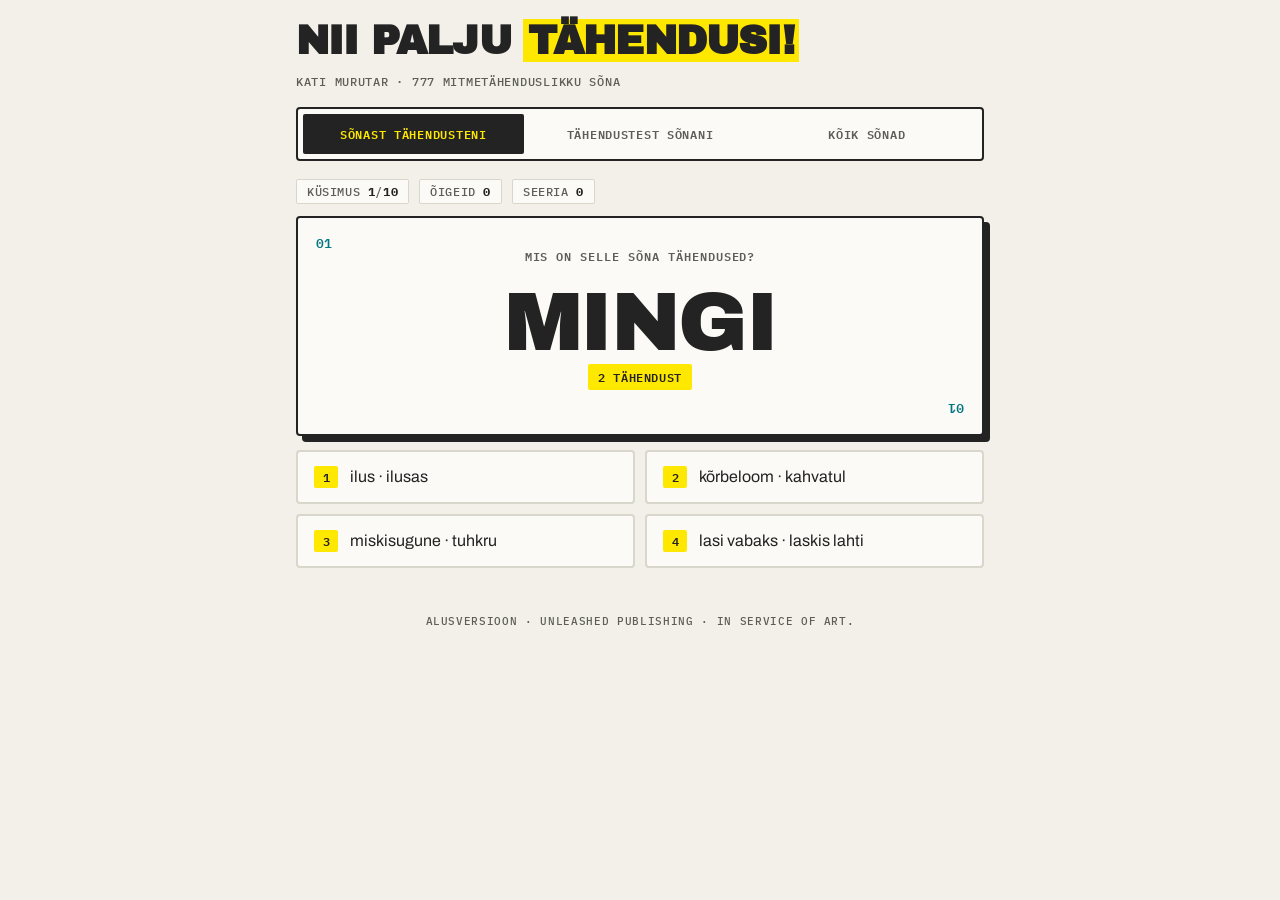
<file: index.html>
<!DOCTYPE html>
<html lang="et">
<head>
<meta charset="utf-8">
<meta name="viewport" content="width=device-width, initial-scale=1">
<title>Nii palju tähendusi!</title>
<link rel="preconnect" href="https://fonts.googleapis.com">
<link rel="preconnect" href="https://fonts.gstatic.com" crossorigin>
<link href="https://fonts.googleapis.com/css2?family=Archivo+Black&family=Archivo:wght@400;600;700&family=IBM+Plex+Mono:wght@500;600&display=swap" rel="stylesheet">
<link rel="stylesheet" href="css/style.css">
</head>
<body>
<div class="wrap">
  <header>
    <h1>Nii palju <em>tähendusi!</em></h1>
    <span class="byline">Kati Murutar · <span id="total"></span> mitmetähenduslikku sõna</span>
  </header>

  <nav class="tabs" role="tablist" aria-label="Mänguviis">
    <button class="tab" role="tab" id="tab-w2m" aria-selected="true">Sõnast tähendusteni</button>
    <button class="tab" role="tab" id="tab-m2w" aria-selected="false">Tähendustest sõnani</button>
    <button class="tab" role="tab" id="tab-list" aria-selected="false">Kõik sõnad</button>
  </nav>

  <section id="game">
    <div class="status" aria-live="polite">
      <span class="pill">Küsimus <b id="qn">1</b>/<b id="qt">10</b></span>
      <span class="pill">Õigeid <b id="sc">0</b></span>
      <span class="pill">Seeria <b id="st">0</b></span>
    </div>
    <div style="height:12px"></div>
    <div class="cardbox" id="card">
      <span class="corner tl" id="ctl">NPT</span>
      <span class="corner br" id="cbr">NPT</span>
      <div class="prompt" id="prompt"></div>
      <div id="face"></div>
    </div>
    <div style="height:14px"></div>
    <div class="opts" id="opts"></div>
    <div class="feedback" id="fb" aria-live="polite"></div>
    <div class="row"><button class="btn" id="next" hidden>Järgmine</button></div>
  </section>

  <section id="end" class="end" hidden>
    <div class="prompt">Voor läbi</div>
    <div class="score" id="final">0/10</div>
    <div id="verdict"></div>
    <div class="row">
      <button class="btn" id="again">Uus voor</button>
      <button class="btn ghost" id="switch">Vaheta mänguviisi</button>
    </div>
  </section>

  <section id="browse" hidden>
    <label for="q" class="prompt" style="display:block;text-align:left;margin-bottom:6px">Otsi sõna või tähendust</label>
    <input id="q" class="search" type="search" placeholder="näiteks: pea, tagatis, kehaosa" autocomplete="off">
    <div style="height:12px"></div>
    <div class="list" id="list"></div>
  </section>

  <footer>Alusversioon · Unleashed Publishing · In service of art.</footer>
</div>

<script src="data/words.js"></script>
<script src="js/app.js"></script>
</body>
</html>
</file>
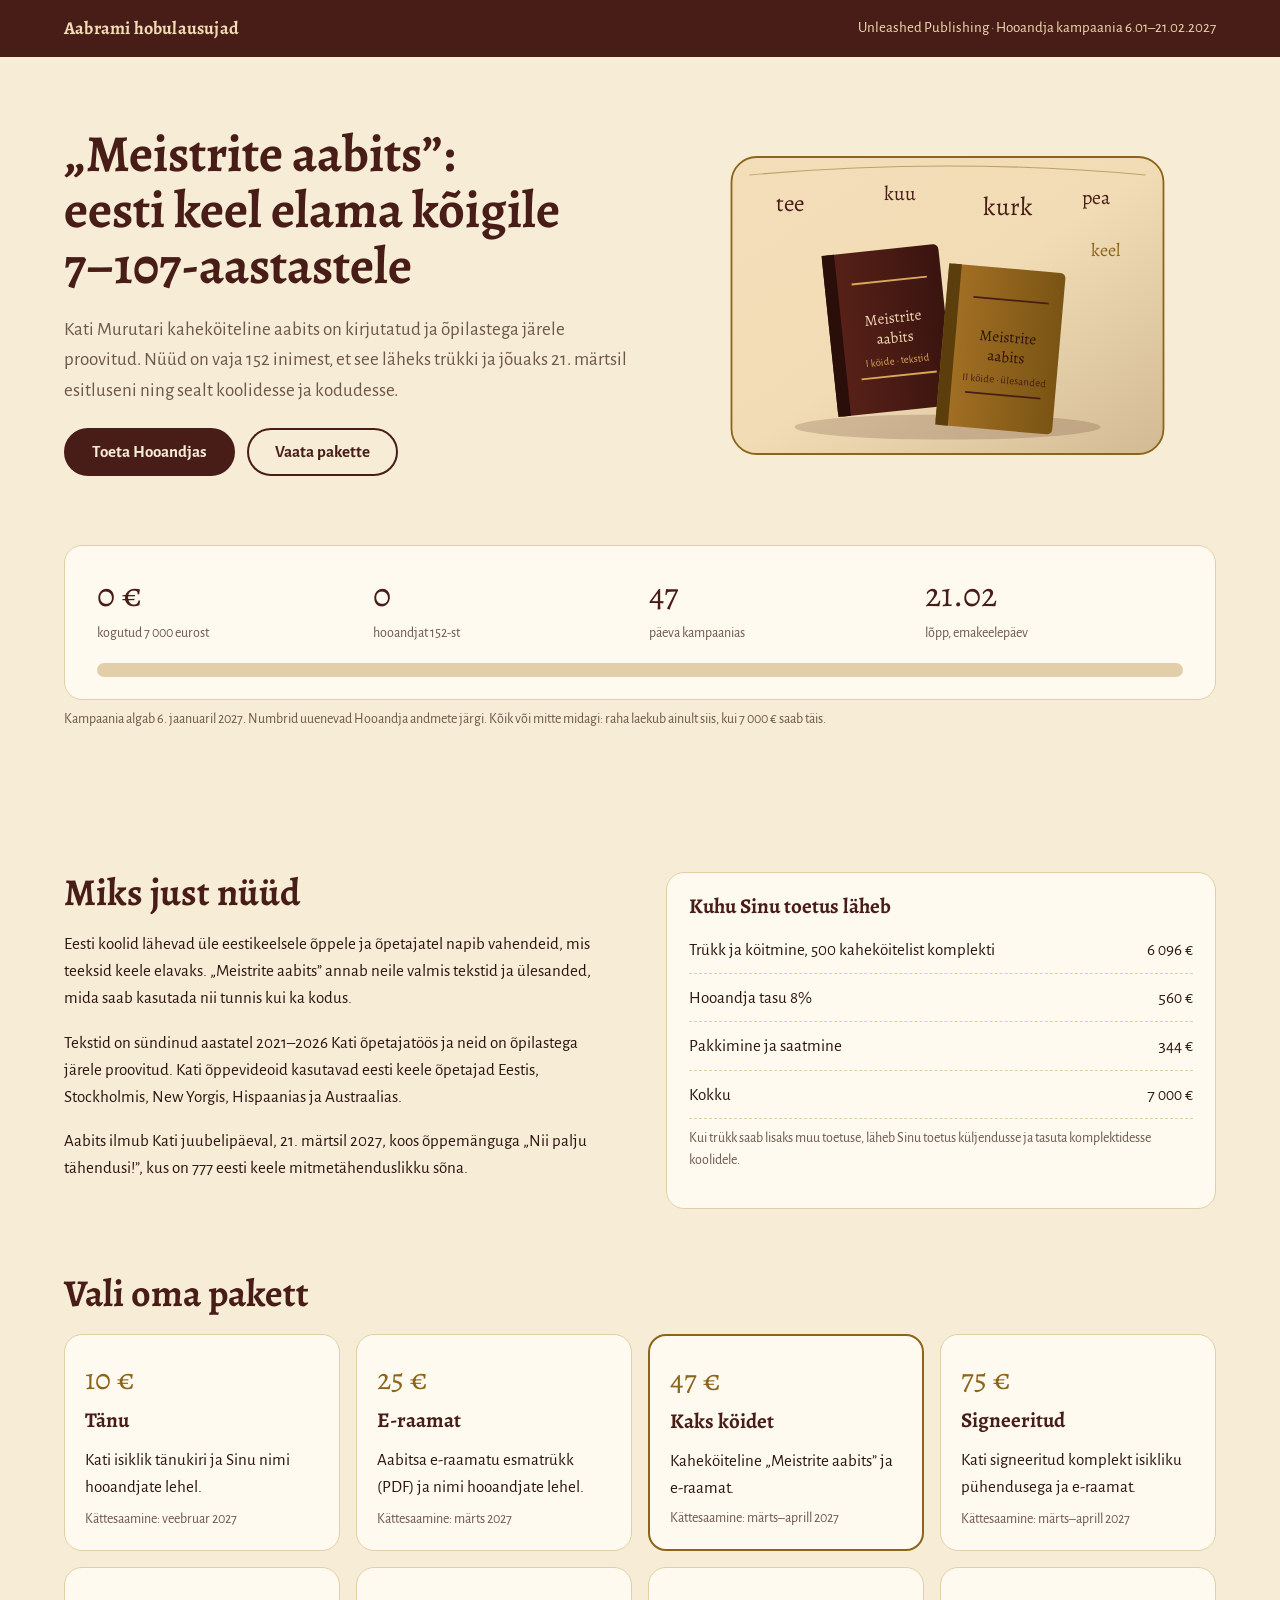
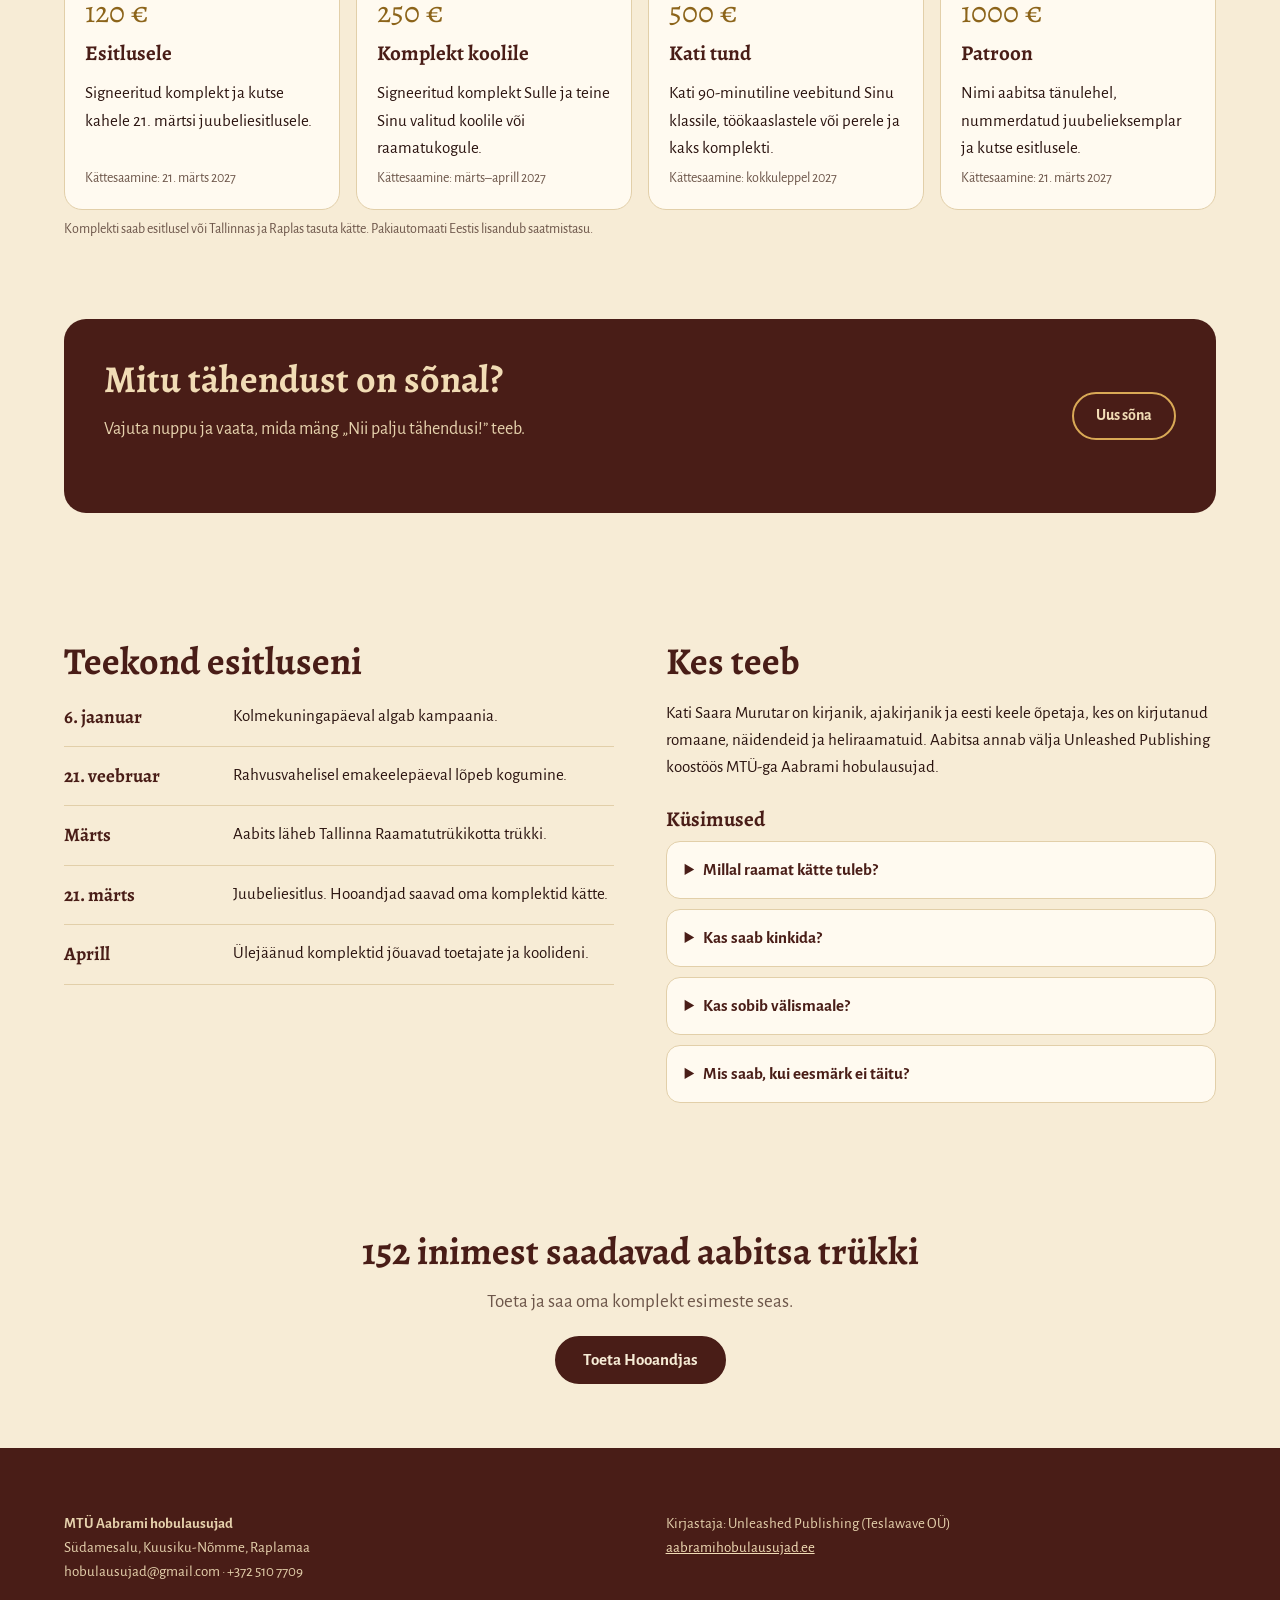
<file: hooandja-kampaania/maandumisleht.html>
<!DOCTYPE html>
<html lang="et">
<head>
<meta charset="utf-8">
<meta name="viewport" content="width=device-width, initial-scale=1">
<title>Meistrite aabits Hooandjas</title>
<link rel="preconnect" href="https://fonts.googleapis.com">
<link href="https://fonts.googleapis.com/css2?family=Alegreya:wght@500;700&family=Alegreya+Sans:wght@400;500;700&display=swap" rel="stylesheet">
<style>
/*
VOICE: warm, bookish, a teacher's invitation; few hues, fine detail
IDEA: a parchment page from an old primer, like the Aabrami hobulausujad scroll
PICTURE: two volumes of the aabits on parchment with multi-meaning words rising from them
COLOUR and TYPE: deep brown #491D17, ochre #A67225, parchment #F1DCB5; Alegreya + Alegreya Sans
LAYOUT: hero with picture, progress, story, rewards grid, timeline, FAQ, footer
*/
:root{color-scheme:light dark;
--bg:light-dark(#f7ecd6,#1c1614);--paper:light-dark(#fffaf0,#2a201c);--ink:light-dark(#2b1410,#f3e4c8);
--brown:light-dark(#491d17,#e6c99a);--ochre:light-dark(#8c641a,#d9a956);--muted:light-dark(#6d564a,#c2ad92);
--line:light-dark(#e2cfa9,#4a3a30);--deep:#491d17}
:root[data-theme=light]{color-scheme:light}:root[data-theme=dark]{color-scheme:dark}
*{box-sizing:border-box;min-width:0}
body{margin:0;background:var(--bg);color:var(--ink);font:17px/1.6 "Alegreya Sans",Trebuchet MS,sans-serif;overflow-x:clip}
h1,h2,h3{font-family:Alegreya,Georgia,serif;color:var(--brown);line-height:1.08;text-wrap:balance;margin:0 0 .4em}
h1{font-size:clamp(34px,5vw,52px)}h2{font-size:clamp(28px,3.4vw,38px)}h3{font-size:21px}
a{color:var(--ochre)}
.wrap{max-width:1180px;margin:0 auto}
.band{padding:clamp(32px,5vw,72px) max(5vw,16px)}
.top{display:flex;justify-content:space-between;align-items:center;gap:12px;flex-wrap:wrap;padding:14px max(5vw,16px);background:var(--deep);color:#f1dcb5;font-size:15px}
.top b{font-family:Alegreya,serif;font-size:18px;letter-spacing:.2px}
.hero{display:grid;grid-template-columns:minmax(0,1.05fr) minmax(0,1fr);gap:clamp(20px,4vw,56px);align-items:center}
.lead{font-size:19px;color:var(--muted);max-width:34em}
.cta{display:inline-flex;align-items:center;justify-content:center;min-height:48px;padding:0 26px;border-radius:999px;background:var(--deep);color:#f7ecd6;font-weight:700;text-decoration:none;border:2px solid var(--deep)}
.cta:hover,.cta:focus-visible{background:#6a2a20;outline:3px solid var(--ochre);outline-offset:2px}
.cta.ghost{background:transparent;color:var(--brown);border-color:var(--brown)}
.ctas{display:flex;gap:12px;flex-wrap:wrap;margin-top:22px}
.fig{position:relative;min-height:360px}
.fig svg{position:absolute;inset:0;width:100%;height:100%}
.meter{background:var(--paper);border:1px solid var(--line);border-radius:18px;padding:22px clamp(18px,3vw,32px);display:grid;grid-template-columns:repeat(4,minmax(0,1fr));gap:18px;align-items:end}
.meter .bar{grid-column:1/-1;height:14px;border-radius:99px;background:var(--line);overflow:hidden}
.meter .bar i{display:block;height:100%;width:0;background:linear-gradient(90deg,#8c641a,#a67225);transition:width 1.2s ease}
.k{font-family:Alegreya,serif;font-size:clamp(26px,3vw,34px);color:var(--brown);white-space:nowrap}
.kl{font-size:14px;color:var(--muted)}
.note{font-size:14px;color:var(--muted);margin-top:8px}
.two{display:grid;grid-template-columns:minmax(0,1fr) minmax(0,1fr);gap:clamp(24px,4vw,56px)}
.money{background:var(--paper);border:1px solid var(--line);border-radius:18px;padding:22px}
.row{display:flex;justify-content:space-between;gap:12px;padding:10px 0;border-bottom:1px dashed var(--line)}
.row:last-child{border:0;font-weight:700}
.row span:last-child{white-space:nowrap;font-variant-numeric:tabular-nums}
.tiers{display:grid;grid-template-columns:repeat(auto-fill,minmax(230px,1fr));gap:16px;margin-top:20px}
.tier{background:var(--paper);border:1px solid var(--line);border-radius:18px;padding:20px;display:flex;flex-direction:column;gap:6px}
.tier .p{font-family:Alegreya,serif;font-size:30px;color:var(--ochre)}
.tier .d{font-size:14px;color:var(--muted);margin-top:auto}
.tier.star{border:2px solid var(--ochre)}
.time{list-style:none;padding:0;margin:20px 0 0;display:grid;gap:14px}
.time li{display:grid;grid-template-columns:9em minmax(0,1fr);gap:16px;padding-bottom:14px;border-bottom:1px solid var(--line)}
.time b{font-family:Alegreya,serif;color:var(--brown);font-size:19px;white-space:nowrap}
details{background:var(--paper);border:1px solid var(--line);border-radius:14px;padding:14px 18px;margin-top:10px}
summary{cursor:pointer;font-weight:700;color:var(--brown);min-height:28px}
summary:focus-visible{outline:3px solid var(--ochre);outline-offset:3px}
.word{background:var(--deep);color:#f1dcb5;border-radius:22px;padding:clamp(22px,4vw,40px);display:grid;grid-template-columns:minmax(0,1fr) auto;gap:20px;align-items:center}
.word h2{color:#f1dcb5}.word p{margin:0;color:#e6d2ad}
.word button{min-height:48px;padding:0 22px;border-radius:999px;border:2px solid #d9a956;background:transparent;color:#f1dcb5;font:700 16px "Alegreya Sans",sans-serif;cursor:pointer}
.word button:focus-visible{outline:3px solid #f1dcb5;outline-offset:2px}
#mean{font-size:18px;min-height:3.2em}
footer{background:var(--deep);color:#e6d2ad;font-size:15px}
footer a{color:#f1dcb5}
@media(max-width:820px){.hero,.two{grid-template-columns:1fr}.fig{min-height:300px;order:-1}.meter{grid-template-columns:repeat(2,minmax(0,1fr))}.word{grid-template-columns:1fr}}
@media(max-width:600px){.time li{grid-template-columns:1fr;gap:2px}}
@media(prefers-reduced-motion:reduce){.meter .bar i{transition:none}.float{animation:none!important}}
.float{animation:rise 6s ease-in-out infinite}
@keyframes rise{0%,100%{transform:translateY(0)}50%{transform:translateY(-6px)}}
</style>
</head>
<body>
<div class="top"><b>Aabrami hobulausujad</b><span>Unleashed Publishing · Hooandja kampaania 6.01–21.02.2027</span></div>

<section class="band"><div class="wrap hero">
  <div>
    <h1>„Meistrite aabits”: eesti keel elama kõigile 7–107-aastastele</h1>
    <p class="lead">Kati Murutari kaheköiteline aabits on kirjutatud ja õpilastega järele proovitud. Nüüd on vaja 152 inimest, et see läheks trükki ja jõuaks 21. märtsil esitluseni ning sealt koolidesse ja kodudesse.</p>
    <div class="ctas"><a class="cta" href="https://hooandja.ee">Toeta Hooandjas</a><a class="cta ghost" href="#paketid">Vaata pakette</a></div>
  </div>
  <div class="fig" aria-label="Aabitsa kaks köidet, millest tõusevad mitmetähenduslikud sõnad">
    <svg viewBox="0 0 520 400" role="img">
      <defs>
        <linearGradient id="par" x1="0" y1="0" x2="1" y2="1"><stop offset="0" stop-color="#f3deba"/><stop offset=".5" stop-color="#f1dcb5"/><stop offset="1" stop-color="#d2bb94"/></linearGradient>
        <linearGradient id="v1" x1="0" x2="1"><stop offset="0" stop-color="#5a2219"/><stop offset="1" stop-color="#3a140f"/></linearGradient>
        <linearGradient id="v2" x1="0" x2="1"><stop offset="0" stop-color="#a67225"/><stop offset="1" stop-color="#7a5414"/></linearGradient>
      </defs>
      <rect x="20" y="40" width="480" height="330" rx="28" fill="url(#par)" stroke="#8c641a" stroke-width="2"/>
      <path d="M40 60 Q260 40 480 60" stroke="#8c641a" stroke-width="1.2" fill="none" opacity=".5"/>
      <ellipse cx="260" cy="340" rx="170" ry="14" fill="#491d17" opacity=".18"/>
      <g transform="translate(120 150) rotate(-6)">
        <rect width="130" height="180" rx="6" fill="url(#v1)"/><rect x="0" width="14" height="180" fill="#2a0e0a"/>
        <rect x="30" y="34" width="84" height="2" fill="#d9a956"/><rect x="30" y="140" width="84" height="2" fill="#d9a956"/>
        <text x="72" y="82" text-anchor="middle" fill="#f1dcb5" font-family="Alegreya,serif" font-size="17">Meistrite</text>
        <text x="72" y="104" text-anchor="middle" fill="#f1dcb5" font-family="Alegreya,serif" font-size="17">aabits</text>
        <text x="72" y="128" text-anchor="middle" fill="#d9a956" font-family="Alegreya Sans,sans-serif" font-size="12">I köide · tekstid</text>
      </g>
      <g transform="translate(262 158) rotate(5)">
        <rect width="130" height="180" rx="6" fill="url(#v2)"/><rect x="0" width="14" height="180" fill="#5c3e0c"/>
        <rect x="30" y="34" width="84" height="2" fill="#491d17"/><rect x="30" y="140" width="84" height="2" fill="#491d17"/>
        <text x="72" y="82" text-anchor="middle" fill="#2b1410" font-family="Alegreya,serif" font-size="17">Meistrite</text>
        <text x="72" y="104" text-anchor="middle" fill="#2b1410" font-family="Alegreya,serif" font-size="17">aabits</text>
        <text x="72" y="128" text-anchor="middle" fill="#491d17" font-family="Alegreya Sans,sans-serif" font-size="12">II köide · ülesanded</text>
      </g>
      <g font-family="Alegreya,serif" fill="#491d17">
        <text class="float" x="70" y="100" font-size="26">tee</text>
        <text class="float" x="190" y="88" font-size="22" style="animation-delay:1s">kuu</text>
        <text class="float" x="300" y="104" font-size="28" style="animation-delay:2s">kurk</text>
        <text class="float" x="410" y="92" font-size="22" style="animation-delay:3s">pea</text>
        <text class="float" x="420" y="150" font-size="20" fill="#8c641a" style="animation-delay:1.5s">keel</text>
      </g>
    </svg>
  </div>
</div></section>

<section class="band" style="padding-top:0"><div class="wrap">
  <div class="meter" aria-label="Kampaania seis">
    <div><div class="k" id="m1">0 €</div><div class="kl">kogutud 7 000 eurost</div></div>
    <div><div class="k" id="m2">0</div><div class="kl">hooandjat 152-st</div></div>
    <div><div class="k" id="m3">47</div><div class="kl">päeva kampaanias</div></div>
    <div><div class="k">21.02</div><div class="kl">lõpp, emakeelepäev</div></div>
    <div class="bar"><i id="bar"></i></div>
  </div>
  <p class="note">Kampaania algab 6. jaanuaril 2027. Numbrid uuenevad Hooandja andmete järgi. Kõik või mitte midagi: raha laekub ainult siis, kui 7 000 € saab täis.</p>
</div></section>

<section class="band"><div class="wrap two">
  <div>
    <h2>Miks just nüüd</h2>
    <p>Eesti koolid lähevad üle eestikeelsele õppele ja õpetajatel napib vahendeid, mis teeksid keele elavaks. „Meistrite aabits” annab neile valmis tekstid ja ülesanded, mida saab kasutada nii tunnis kui ka kodus.</p>
    <p>Tekstid on sündinud aastatel 2021–2026 Kati õpetajatöös ja neid on õpilastega järele proovitud. Kati õppevideoid kasutavad eesti keele õpetajad Eestis, Stockholmis, New Yorgis, Hispaanias ja Austraalias.</p>
    <p>Aabits ilmub Kati juubelipäeval, 21. märtsil 2027, koos õppemänguga „Nii palju tähendusi!”, kus on 777 eesti keele mitmetähenduslikku sõna.</p>
  </div>
  <div class="money">
    <h3>Kuhu Sinu toetus läheb</h3>
    <div class="row"><span>Trükk ja köitmine, 500 kaheköitelist komplekti</span><span>6 096 €</span></div>
    <div class="row"><span>Hooandja tasu 8%</span><span>560 €</span></div>
    <div class="row"><span>Pakkimine ja saatmine</span><span>344 €</span></div>
    <div class="row"><span>Kokku</span><span>7 000 €</span></div>
    <p class="note">Kui trükk saab lisaks muu toetuse, läheb Sinu toetus küljendusse ja tasuta komplektidesse koolidele.</p>
  </div>
</div></section>

<section class="band" id="paketid" style="padding-top:0"><div class="wrap">
  <h2>Vali oma pakett</h2>
  <div class="tiers" id="tiers"></div>
  <p class="note">Komplekti saab esitlusel või Tallinnas ja Raplas tasuta kätte. Pakiautomaati Eestis lisandub saatmistasu.</p>
</div></section>

<section class="band" style="padding-top:0"><div class="wrap">
  <div class="word">
    <div>
      <h2>Mitu tähendust on sõnal?</h2>
      <p id="mean">Vajuta nuppu ja vaata, mida mäng „Nii palju tähendusi!” teeb.</p>
    </div>
    <button type="button" id="next">Uus sõna</button>
  </div>
</div></section>

<section class="band"><div class="wrap two">
  <div>
    <h2>Teekond esitluseni</h2>
    <ul class="time">
      <li><b>6. jaanuar</b><span>Kolmekuningapäeval algab kampaania.</span></li>
      <li><b>21. veebruar</b><span>Rahvusvahelisel emakeelepäeval lõpeb kogumine.</span></li>
      <li><b>Märts</b><span>Aabits läheb Tallinna Raamatutrükikotta trükki.</span></li>
      <li><b>21. märts</b><span>Juubeliesitlus. Hooandjad saavad oma komplektid kätte.</span></li>
      <li><b>Aprill</b><span>Ülejäänud komplektid jõuavad toetajate ja koolideni.</span></li>
    </ul>
  </div>
  <div>
    <h2>Kes teeb</h2>
    <p>Kati Saara Murutar on kirjanik, ajakirjanik ja eesti keele õpetaja, kes on kirjutanud romaane, näidendeid ja heliraamatuid. Aabitsa annab välja Unleashed Publishing koostöös MTÜ-ga Aabrami hobulausujad.</p>
    <h3 style="margin-top:28px">Küsimused</h3>
    <details><summary>Millal raamat kätte tuleb?</summary><p>Märtsis ja aprillis 2027. 120-eurose paketi toetajad saavad komplekti esitlusel 21. märtsil.</p></details>
    <details><summary>Kas saab kinkida?</summary><p>Jah. Märgi toetades kingisaaja nimi ja Kati kirjutab pühenduse temale.</p></details>
    <details><summary>Kas sobib välismaale?</summary><p>Jah. Saatmise hinna lepime kokku eraldi.</p></details>
    <details><summary>Mis saab, kui eesmärk ei täitu?</summary><p>Siis Hooandja raha ei võta ja keegi ei maksa midagi.</p></details>
  </div>
</div></section>

<section class="band" style="text-align:center"><div class="wrap">
  <h2>152 inimest saadavad aabitsa trükki</h2>
  <p class="lead" style="margin:0 auto 18px">Toeta ja saa oma komplekt esimeste seas.</p>
  <a class="cta" href="https://hooandja.ee">Toeta Hooandjas</a>
</div></section>

<footer class="band"><div class="wrap two">
  <div><b>MTÜ Aabrami hobulausujad</b><br>Südamesalu, Kuusiku-Nõmme, Raplamaa<br>hobulausujad@gmail.com · +372 510 7709</div>
  <div>Kirjastaja: Unleashed Publishing (Teslawave OÜ)<br><a href="https://aabramihobulausujad.ee">aabramihobulausujad.ee</a></div>
</div></footer>

<script>
{
const tiers=[
 {p:10,t:"Tänu",d:"Kati isiklik tänukiri ja Sinu nimi hooandjate lehel.",w:"veebruar 2027"},
 {p:25,t:"E-raamat",d:"Aabitsa e-raamatu esmatrükk (PDF) ja nimi hooandjate lehel.",w:"märts 2027"},
 {p:47,t:"Kaks köidet",d:"Kaheköiteline „Meistrite aabits” ja e-raamat.",w:"märts–aprill 2027",s:1},
 {p:75,t:"Signeeritud",d:"Kati signeeritud komplekt isikliku pühendusega ja e-raamat.",w:"märts–aprill 2027"},
 {p:120,t:"Esitlusele",d:"Signeeritud komplekt ja kutse kahele 21. märtsi juubeliesitlusele.",w:"21. märts 2027"},
 {p:250,t:"Komplekt koolile",d:"Signeeritud komplekt Sulle ja teine Sinu valitud koolile või raamatukogule.",w:"märts–aprill 2027"},
 {p:500,t:"Kati tund",d:"Kati 90-minutiline veebitund Sinu klassile, töökaaslastele või perele ja kaks komplekti.",w:"kokkuleppel 2027"},
 {p:1000,t:"Patroon",d:"Nimi aabitsa tänulehel, nummerdatud juubelieksemplar ja kutse esitlusele.",w:"21. märts 2027"}];
const fmt=n=>n.toLocaleString('et-EE')+' €';
document.getElementById('tiers').innerHTML=tiers.map(x=>`<div class="tier${x.s?' star':''}"><div class="p">${fmt(x.p)}</div><h3>${x.t}</h3><div>${x.d}</div><div class="d">Kättesaamine: ${x.w}</div></div>`).join('');

const words=[["tee","jook, mida keedame · rada, mida mööda käime · käsk midagi teha"],["kuu","taevakeha · aasta kaheteistkümnendik"],["kurk","köögivili · kaela sisemus"],["pea","kehaosa · juht · käsk peatuda (pea kinni!)"],["keel","suu lihas · see, mida räägime · pilli keel"],["laud","mööbliese · pikk lai puutükk, näiteks põrandalaud"]];
let i=-1;const mean=document.getElementById('mean');
document.getElementById('next').addEventListener('click',()=>{i=(i+1)%words.length;const [w,m]=words[i];mean.textContent='';const b=document.createElement('b');b.textContent=w+': ';mean.append(b,document.createTextNode(m));});

const raised=0,backers=0,goal=7000;
document.getElementById('m1').textContent=fmt(raised);
document.getElementById('m2').textContent=backers;
requestAnimationFrame(()=>{document.getElementById('bar').style.width=Math.min(100,raised/goal*100)+'%'});
}
</script>
</body>
</html>
</file>
<file: css/style.css>
:root{
  /* Temporary Unleashed look until the game gets its own design (stage 1).
     Layout: one card centre stage, tabs above, answer tiles below. */
  --paper:#F2F0E9;
  --card:#FBFAF6;
  --ink:#242323;
  --muted:#5f5d58;
  --line:#D9D6CC;
  --yellow:#FFE800;
  --tq:#00B8C7;
  --tq-text:#007680;
  --good:#007680; --good-soft:#d6f1f3;
  --bad:#b3261e; --bad-soft:#f6e1de;
  --display:"Archivo Black", "Arial Black", Impact, sans-serif;
  --body:"Archivo", "Helvetica Neue", Arial, sans-serif;
  --mono:"IBM Plex Mono", ui-monospace, Menlo, monospace;
  color-scheme:light;
}
*{box-sizing:border-box}
html,body{margin:0;min-height:100%}
body{background:var(--paper);color:var(--ink);font-family:var(--body);font-size:17px;line-height:1.5}
.wrap{max-width:720px;margin:0 auto;padding:20px 16px 48px;display:flex;flex-direction:column;gap:18px}
header{display:flex;align-items:baseline;justify-content:space-between;gap:12px;flex-wrap:wrap}
h1{font-family:var(--display);font-weight:800;font-size:clamp(28px,6vw,40px);letter-spacing:-.02em;margin:0;line-height:1.05;text-wrap:balance}
h1{text-transform:uppercase}
h1 em{font-style:normal;background:var(--yellow);padding:0 .12em;box-decoration-break:clone}
.byline{color:var(--muted);font:500 12px var(--mono);text-transform:uppercase;letter-spacing:.06em}
.tabs{display:flex;gap:6px;flex-wrap:wrap;background:var(--card);border:2px solid var(--ink);border-radius:4px;padding:5px}
.tab{flex:1 1 150px;border:0;background:transparent;color:var(--muted);font:600 12px var(--mono);text-transform:uppercase;letter-spacing:.06em;padding:10px 12px;border-radius:2px;cursor:pointer}
.tab[aria-selected="true"]{background:var(--ink);color:var(--yellow)}
.tab:focus-visible,.opt:focus-visible,.btn:focus-visible,input:focus-visible{outline:3px solid var(--tq);outline-offset:2px}
.status{display:flex;gap:10px;flex-wrap:wrap;font-variant-numeric:tabular-nums;color:var(--muted);font:500 12px var(--mono);text-transform:uppercase;letter-spacing:.05em}
.pill{background:var(--card);border:1px solid var(--line);border-radius:2px;padding:4px 10px}
.pill b{color:var(--ink)}
.cardbox{position:relative;background:var(--card);border:1px solid var(--line);border-radius:4px;padding:28px 24px 26px;box-shadow:6px 6px 0 var(--ink);border:2px solid var(--ink);display:flex;flex-direction:column;gap:14px;min-height:220px}
.corner{position:absolute;font:600 13px var(--mono);color:var(--tq-text)}
.corner.tl{top:14px;left:18px}.corner.br{bottom:14px;right:18px;transform:rotate(180deg)}
.prompt{color:var(--muted);font:600 12px var(--mono);text-transform:uppercase;letter-spacing:.08em;text-align:center}
.word{font-family:var(--display);font-weight:400;text-transform:uppercase;font-size:clamp(44px,12vw,84px);letter-spacing:-.03em;line-height:1;text-align:center;text-wrap:balance;overflow-wrap:anywhere}
.count{align-self:center;background:var(--yellow);color:var(--ink);border-radius:2px;padding:3px 10px;font:600 12px var(--mono);text-transform:uppercase;letter-spacing:.05em}
ol.meanings{margin:0 auto;padding:0;list-style:none;display:flex;flex-direction:column;gap:6px;max-width:34ch}
ol.meanings li{font-size:20px;display:flex;gap:10px}
ol.meanings li span.n{font-family:var(--mono);font-weight:600;color:var(--tq-text);min-width:2.5ch}
.opts{display:grid;grid-template-columns:1fr 1fr;gap:10px}
@media (max-width:480px){.opts{grid-template-columns:1fr}}
.opt{text-align:left;border:2px solid var(--line);background:var(--card);color:var(--ink);border-radius:4px;padding:14px 16px;font:400 16px/1.35 var(--body);cursor:pointer;display:flex;gap:12px;align-items:flex-start;transition:border-color .12s, transform .12s}
.opt:hover:not(:disabled){border-color:var(--ink);transform:translateY(-1px)}
.opt .k{font:600 12px/22px var(--mono);color:var(--ink);background:var(--yellow);border-radius:2px;min-width:24px;text-align:center}
.opt.big{font-family:var(--display);font-weight:400;font-size:20px;text-transform:uppercase;align-items:center}
.opt.right{border-color:var(--good);background:var(--good-soft)}
.opt.wrong{border-color:var(--bad);background:var(--bad-soft)}
.opt:disabled{cursor:default}
.feedback{min-height:28px;text-align:center;font-weight:700}
.feedback.good{color:var(--good)}.feedback.bad{color:var(--bad)}
.row{display:flex;gap:10px;justify-content:center;flex-wrap:wrap}
.btn{border:2px solid var(--ink);background:var(--yellow);color:var(--ink);font:400 15px var(--display);text-transform:uppercase;padding:12px 22px;border-radius:2px;cursor:pointer;box-shadow:3px 3px 0 var(--ink)}
.btn.ghost{background:transparent;box-shadow:none}
.end{text-align:center;display:flex;flex-direction:column;gap:10px;align-items:center}
.end .score{font-family:var(--display);font-weight:400;font-size:72px;line-height:1;font-variant-numeric:tabular-nums}
.search{width:100%;font:400 17px var(--body);padding:12px 14px;border-radius:4px;border:2px solid var(--ink);background:var(--card);color:var(--ink)}
.list{display:flex;flex-direction:column;border:2px solid var(--ink);border-radius:4px;background:var(--card);overflow:hidden}
.list .item{padding:12px 16px;border-top:1px solid var(--line);display:grid;grid-template-columns:minmax(110px,30%) 1fr;gap:12px}
.list .item:first-child{border-top:0}
.list .w{font-family:var(--display);font-size:16px;text-transform:uppercase}
.list .m{color:var(--muted)}
.list .m b{color:var(--tq-text);font-family:var(--mono)}
.empty{padding:16px;color:var(--muted)}
footer{color:var(--muted);font:500 11px var(--mono);text-transform:uppercase;letter-spacing:.06em;text-align:center}
@media (prefers-reduced-motion: reduce){*{transition:none!important;animation:none!important}}
.flip{animation:flip .28s ease-out}
@keyframes flip{from{transform:rotateX(18deg);opacity:.4}to{transform:none;opacity:1}}
[hidden]{display:none!important}
</file>
